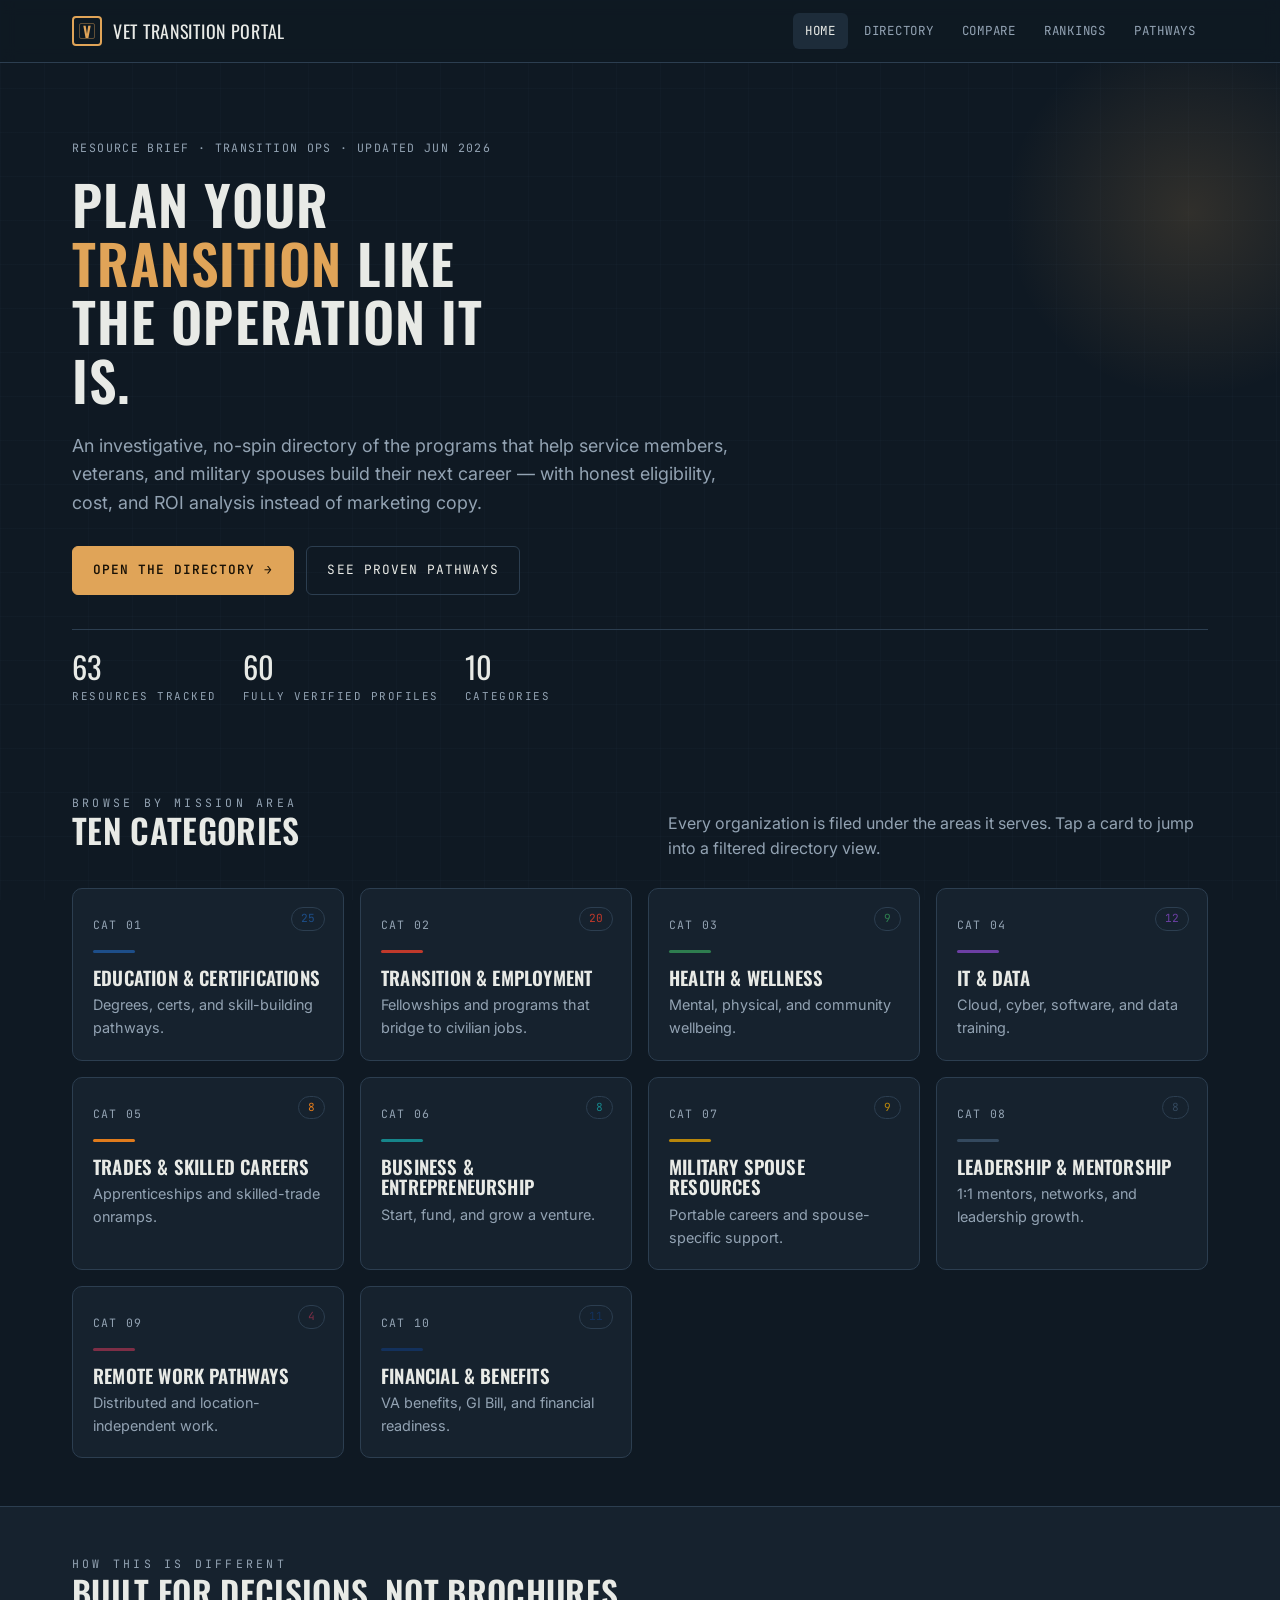
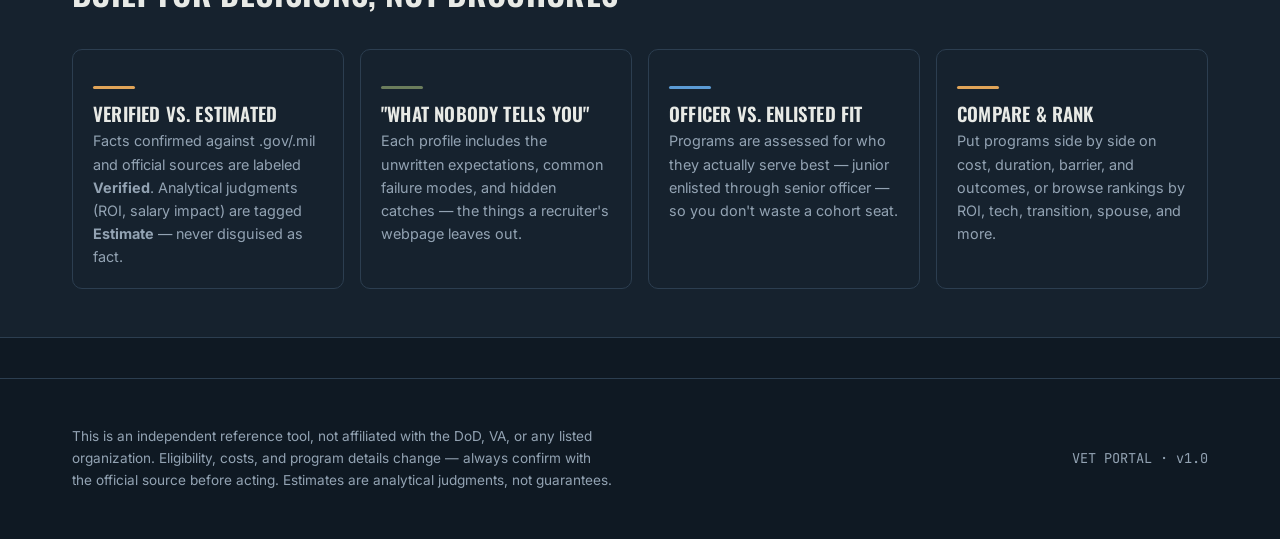
<file: index.html>
<!DOCTYPE html>
<html lang="en">
<head>
<meta charset="UTF-8">
<meta name="viewport" content="width=device-width, initial-scale=1.0">
<title>Vet Transition Portal — Veteran & Military Spouse Resource Center</title>
<meta name="description" content="An investigative, one-stop resource portal for veterans, transitioning service members, and military spouses: education, employment, tech, trades, business, wellness, and benefits — with honest ROI and eligibility analysis.">
<link rel="preconnect" href="https://fonts.googleapis.com">
<link rel="preconnect" href="https://fonts.gstatic.com" crossorigin>
<link href="https://fonts.googleapis.com/css2?family=Oswald:wght@400;500;600;700&family=Inter:wght@400;500;600&family=JetBrains+Mono:wght@400;500&display=swap" rel="stylesheet">
<link rel="stylesheet" href="css/styles.css">
<script type="application/ld+json">
{
  "@context":"https://schema.org",
  "@type":"WebSite",
  "name":"Vet Transition Portal",
  "description":"Resource portal for veterans, transitioning service members, and military spouses.",
  "potentialAction":{"@type":"SearchAction","target":"directory.html?q={search_term_string}","query-input":"required name=search_term_string"}
}
</script>
</head>
<body>

<header class="topbar">
  <div class="wrap">
    <a class="brand" href="index.html"><span class="mark">V</span> Vet Transition Portal</a>
    <button class="nav-toggle" aria-label="Menu">☰</button>
    <nav class="nav">
      <a href="index.html" class="active">Home</a>
      <a href="directory.html">Directory</a>
      <a href="compare.html">Compare</a>
      <a href="rankings.html">Rankings</a>
      <a href="pathways.html">Pathways</a>
    </nav>
  </div>
</header>

<main>
  <section class="hero">
    <div class="wrap">
      <p class="coords">RESOURCE BRIEF · TRANSITION OPS · UPDATED JUN 2026</p>
      <h1>Plan your <span class="amber">transition</span> like the operation it is.</h1>
      <p class="lede">An investigative, no-spin directory of the programs that help service members, veterans, and military spouses build their next career — with honest eligibility, cost, and ROI analysis instead of marketing copy.</p>
      <div class="cta-row">
        <a class="btn btn-primary" href="directory.html">Open the directory →</a>
        <a class="btn btn-ghost" href="pathways.html">See proven pathways</a>
      </div>

      <div class="statline">
        <div class="stat"><div class="num" id="stat-total">—</div><div class="lab">Resources tracked</div></div>
        <div class="stat"><div class="num" id="stat-verified">—</div><div class="lab">Fully verified profiles</div></div>
        <div class="stat"><div class="num" id="stat-cats">—</div><div class="lab">Categories</div></div>
      </div>
    </div>
  </section>

  <section class="section">
    <div class="wrap">
      <div class="section-head">
        <div>
          <p class="eyebrow">Browse by mission area</p>
          <h2>Ten categories</h2>
        </div>
        <p>Every organization is filed under the areas it serves. Tap a card to jump into a filtered directory view.</p>
      </div>
      <div class="cat-grid" id="cat-grid"></div>
    </div>
  </section>

  <section class="section" style="background:var(--panel);border-top:1px solid var(--line);border-bottom:1px solid var(--line)">
    <div class="wrap">
      <div class="section-head">
        <div>
          <p class="eyebrow">How this is different</p>
          <h2>Built for decisions, not brochures</h2>
        </div>
      </div>
      <div class="cat-grid">
        <div class="cat-card" style="--cat:var(--amber);cursor:default">
          <div class="bar"></div>
          <h3>Verified vs. estimated</h3>
          <p>Facts confirmed against .gov/.mil and official sources are labeled <strong>Verified</strong>. Analytical judgments (ROI, salary impact) are tagged <strong>Estimate</strong> — never disguised as fact.</p>
        </div>
        <div class="cat-card" style="--cat:var(--olive);cursor:default">
          <div class="bar"></div>
          <h3>"What nobody tells you"</h3>
          <p>Each profile includes the unwritten expectations, common failure modes, and hidden catches — the things a recruiter's webpage leaves out.</p>
        </div>
        <div class="cat-card" style="--cat:var(--signal);cursor:default">
          <div class="bar"></div>
          <h3>Officer vs. enlisted fit</h3>
          <p>Programs are assessed for who they actually serve best — junior enlisted through senior officer — so you don't waste a cohort seat.</p>
        </div>
        <div class="cat-card" style="--cat:var(--amber);cursor:default">
          <div class="bar"></div>
          <h3>Compare & rank</h3>
          <p>Put programs side by side on cost, duration, barrier, and outcomes, or browse rankings by ROI, tech, transition, spouse, and more.</p>
        </div>
      </div>
    </div>
  </section>
</main>

<footer class="footer">
  <div class="wrap">
    <p class="disclaimer">This is an independent reference tool, not affiliated with the DoD, VA, or any listed organization. Eligibility, costs, and program details change — always confirm with the official source before acting. Estimates are analytical judgments, not guarantees.</p>
    <p class="mono">VET PORTAL · v1.0</p>
  </div>
</footer>

<script src="data/organizations.js"></script>
<script src="js/app.js"></script>
</body>
</html>
</file>
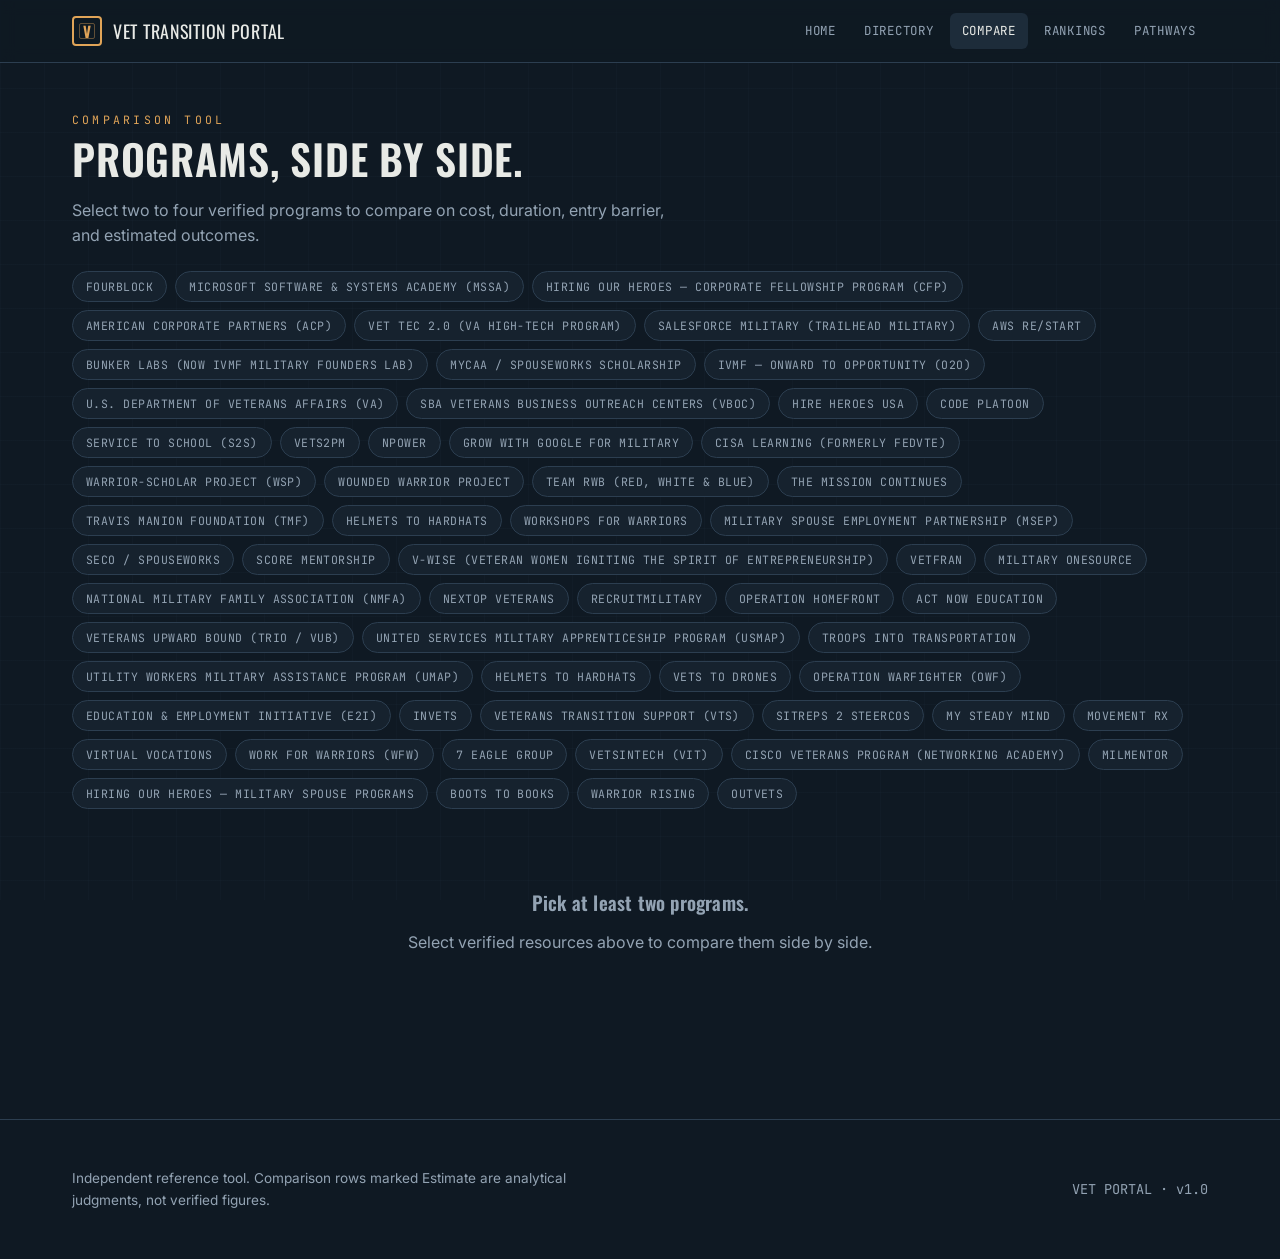
<file: compare.html>
<!DOCTYPE html>
<html lang="en">
<head>
<meta charset="UTF-8">
<meta name="viewport" content="width=device-width, initial-scale=1.0">
<title>Compare Programs — Vet Transition Portal</title>
<meta name="description" content="Compare veteran transition programs side by side on cost, duration, entry barrier, and outcomes.">
<link rel="preconnect" href="https://fonts.googleapis.com">
<link rel="preconnect" href="https://fonts.gstatic.com" crossorigin>
<link href="https://fonts.googleapis.com/css2?family=Oswald:wght@400;500;600;700&family=Inter:wght@400;500;600&family=JetBrains+Mono:wght@400;500&display=swap" rel="stylesheet">
<link rel="stylesheet" href="css/styles.css">
</head>
<body>

<header class="topbar">
  <div class="wrap">
    <a class="brand" href="index.html"><span class="mark">V</span> Vet Transition Portal</a>
    <button class="nav-toggle" aria-label="Menu">☰</button>
    <nav class="nav">
      <a href="index.html">Home</a>
      <a href="directory.html">Directory</a>
      <a href="compare.html" class="active">Compare</a>
      <a href="rankings.html">Rankings</a>
      <a href="pathways.html">Pathways</a>
    </nav>
  </div>
</header>

<main>
  <section class="section">
    <div class="wrap">
      <p class="eyebrow">Comparison tool</p>
      <h1 style="font-size:clamp(1.8rem,4vw,2.6rem)">Programs, side by side.</h1>
      <p class="muted" style="max-width:60ch;margin-bottom:22px">Select two to four verified programs to compare on cost, duration, entry barrier, and estimated outcomes.</p>
      <div class="filters" id="compare-picker" aria-label="Select programs to compare"></div>
      <div id="compare-out" style="margin-top:20px"></div>
    </div>
  </section>
</main>

<!-- detail modal (reused) -->
<div class="modal-back" id="modal-back" role="dialog" aria-modal="true" aria-label="Resource detail">
  <div class="modal">
    <div class="modal-head" id="modal-head"></div>
    <div class="modal-body" id="modal-body"></div>
  </div>
</div>

<footer class="footer">
  <div class="wrap">
    <p class="disclaimer">Independent reference tool. Comparison rows marked Estimate are analytical judgments, not verified figures.</p>
    <p class="mono">VET PORTAL · v1.0</p>
  </div>
</footer>

<script src="data/organizations.js"></script>
<script src="js/app.js"></script>
</body>
</html>
</file>
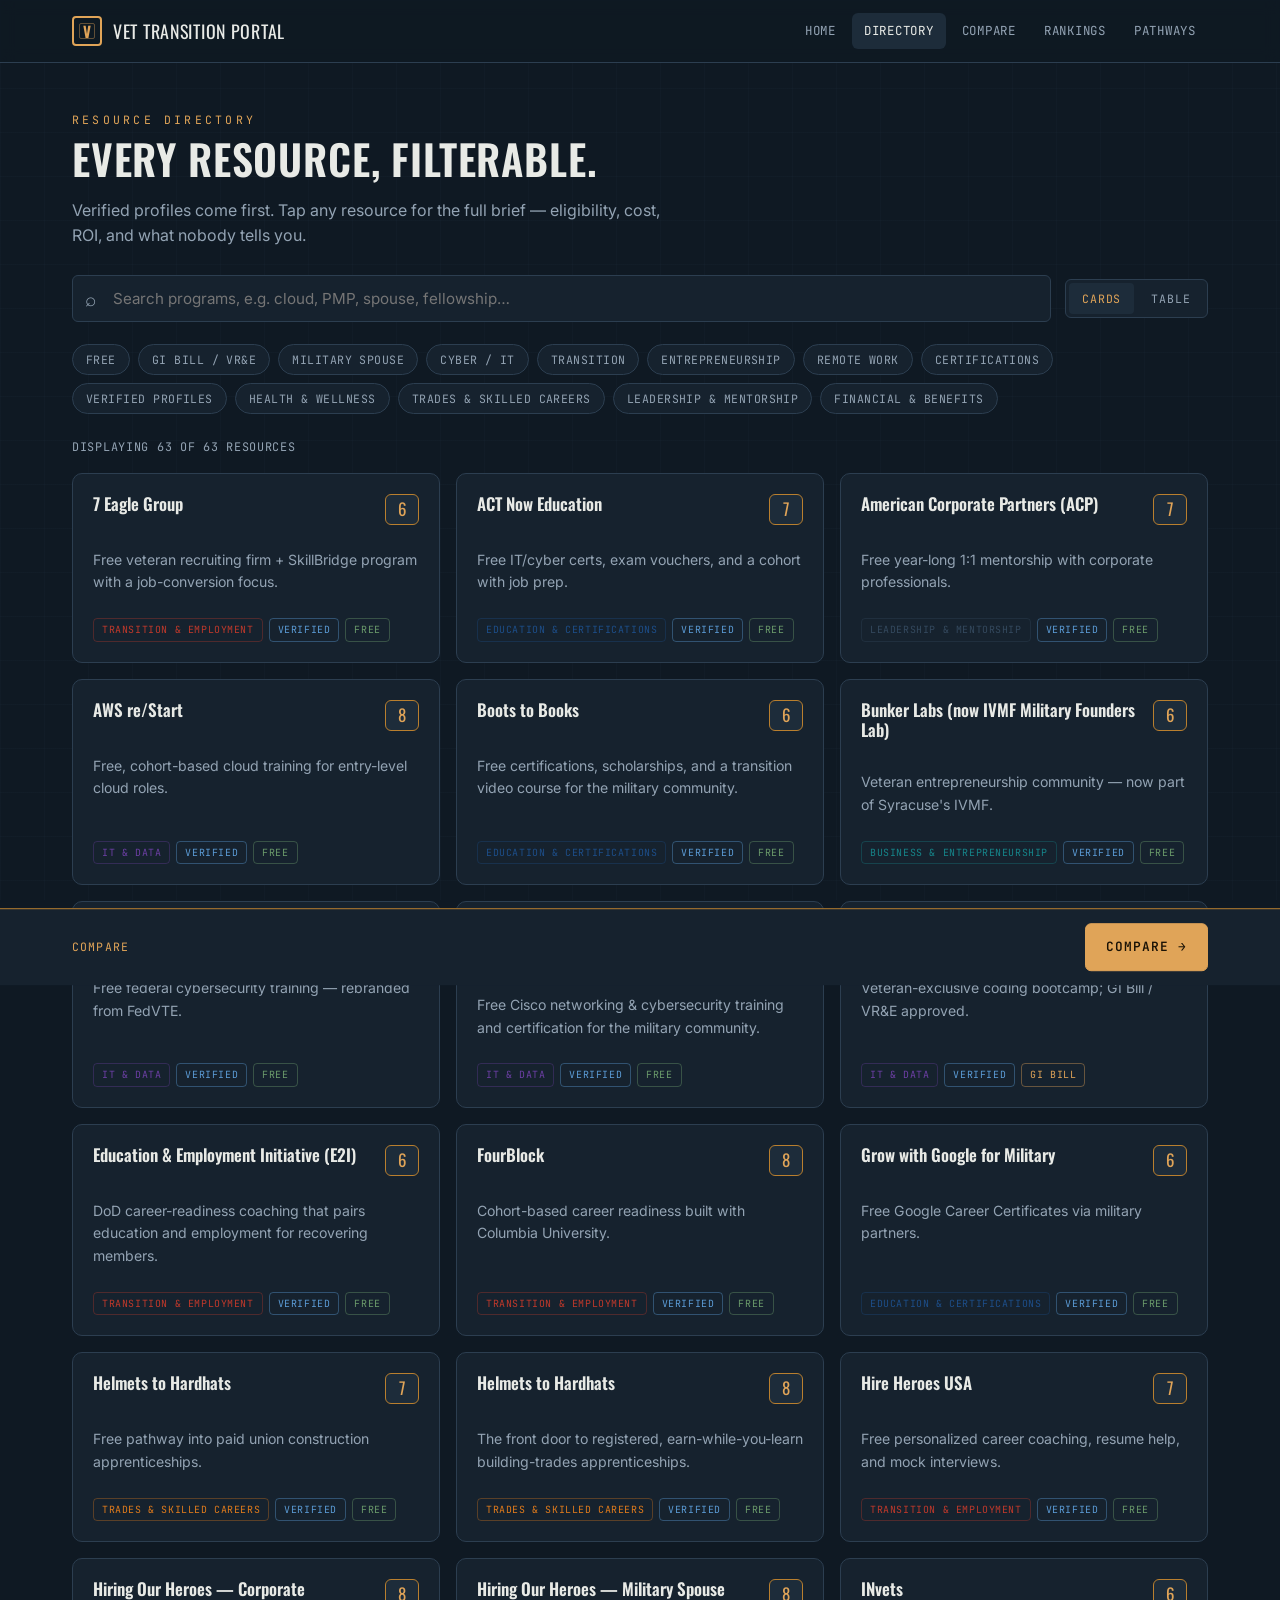
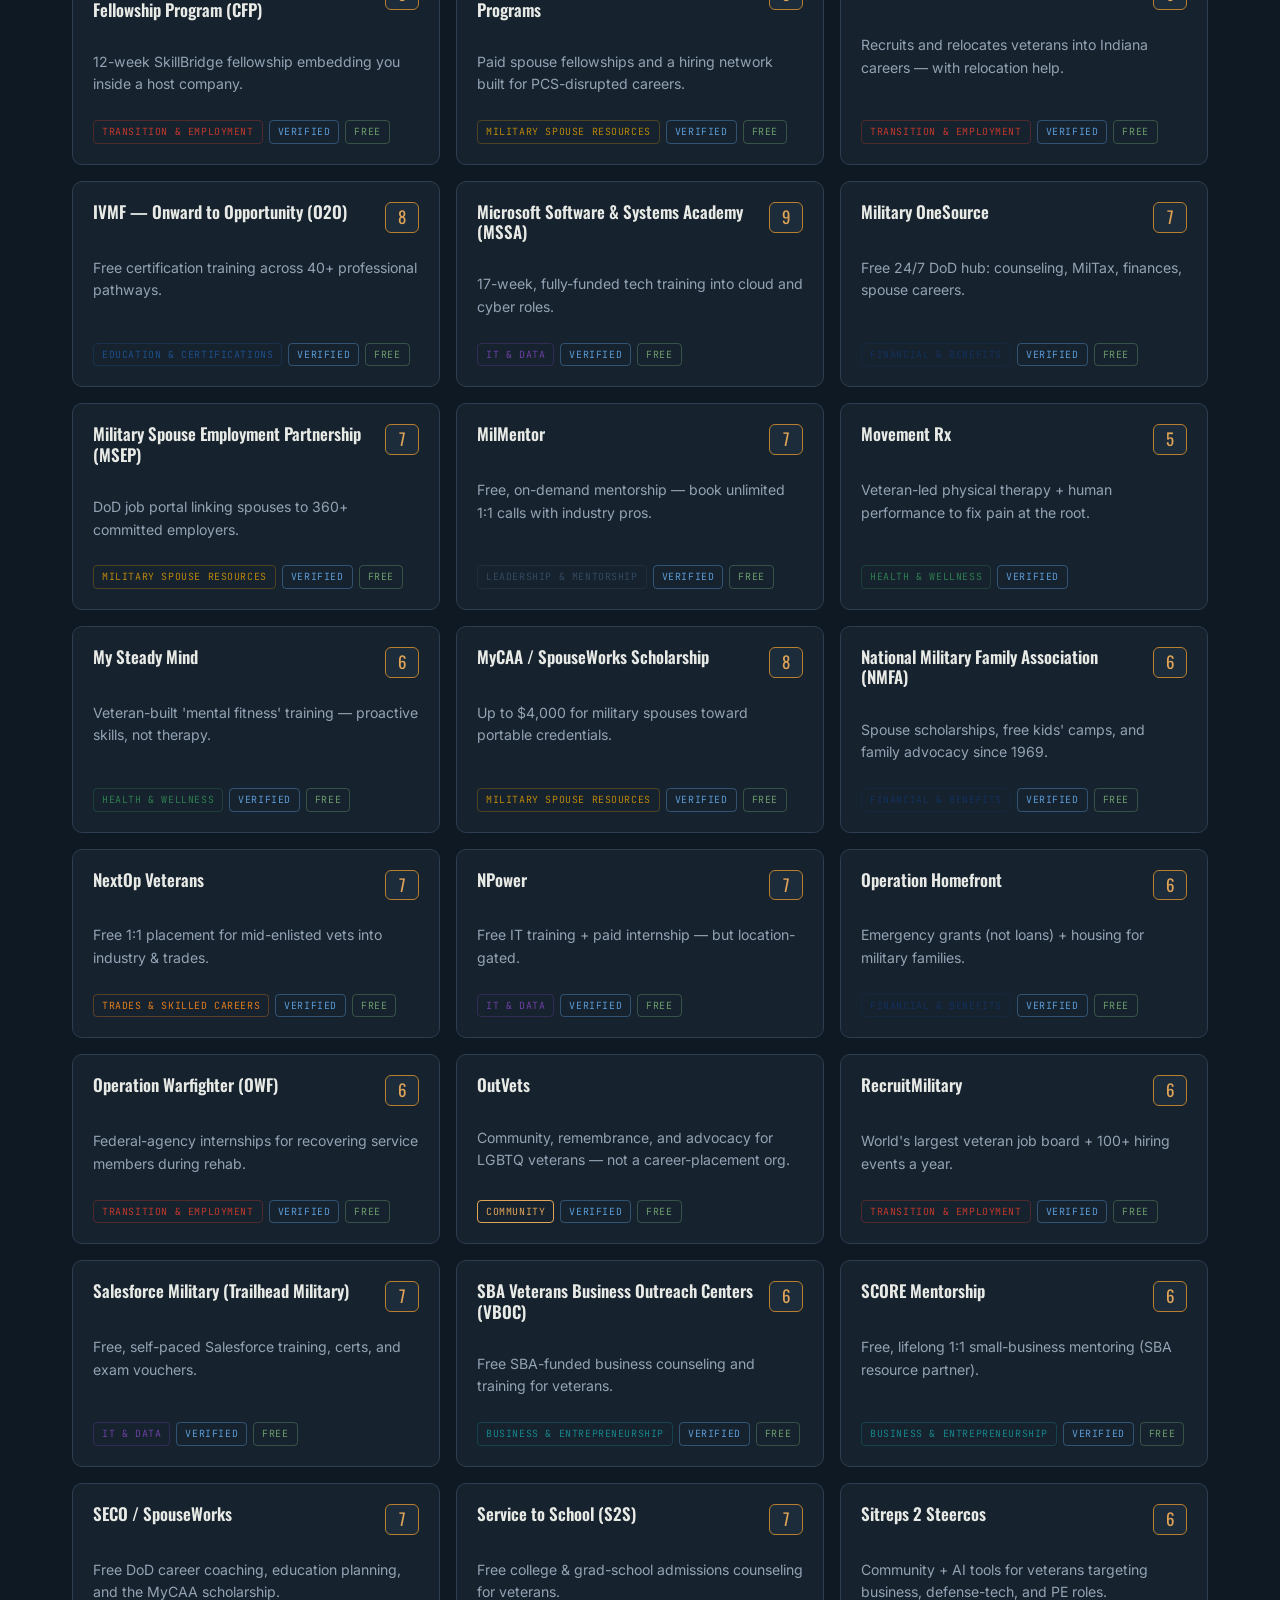
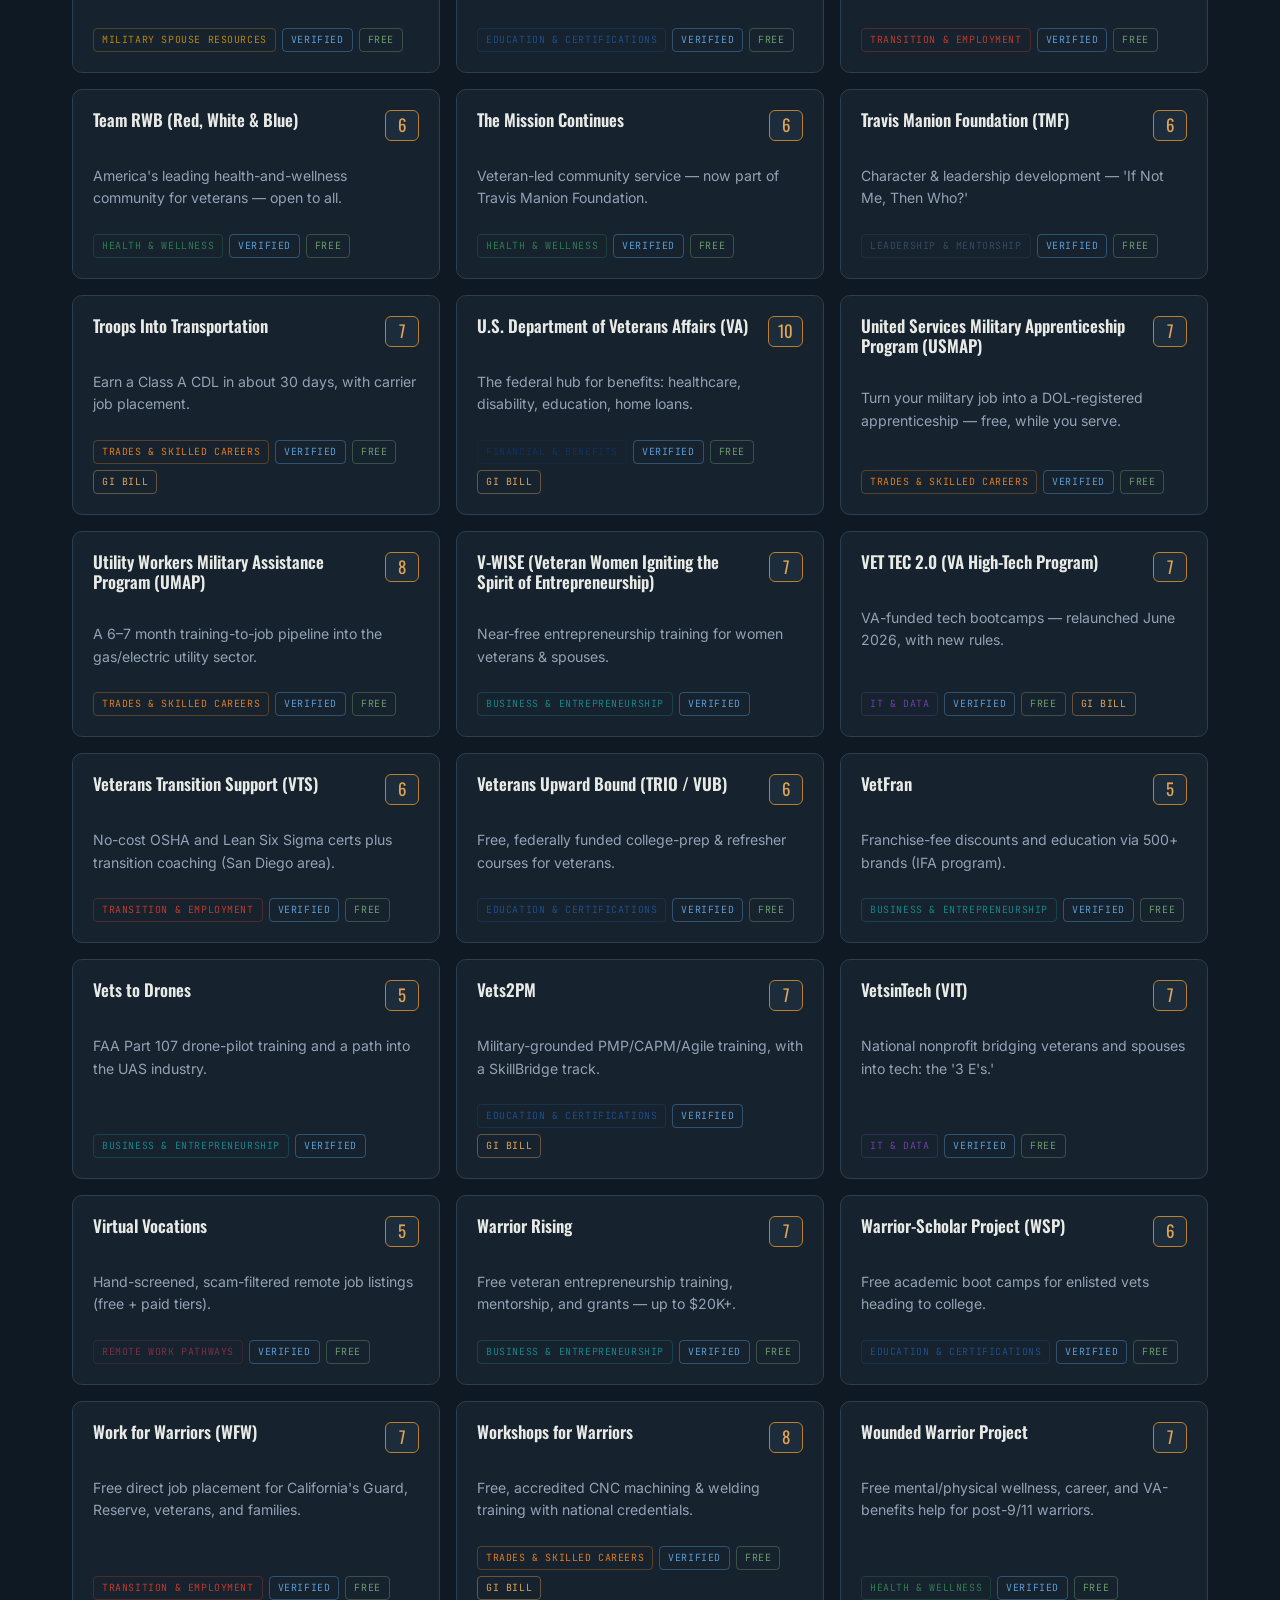
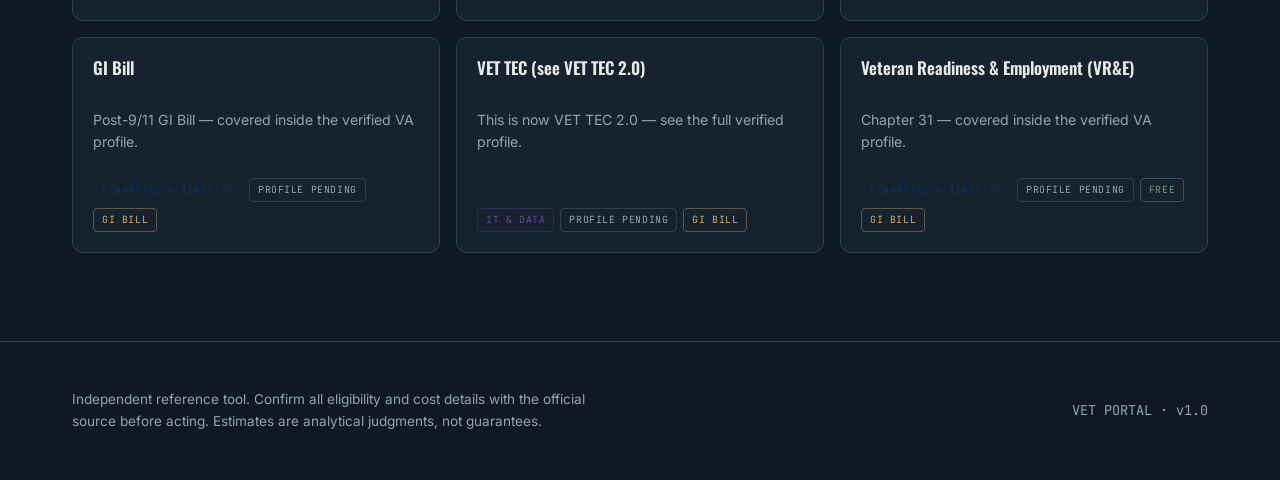
<file: directory.html>
<!DOCTYPE html>
<html lang="en">
<head>
<meta charset="UTF-8">
<meta name="viewport" content="width=device-width, initial-scale=1.0">
<title>Resource Directory — Vet Transition Portal</title>
<meta name="description" content="Search and filter every veteran and military spouse resource by cost, GI Bill eligibility, category, and more.">
<link rel="preconnect" href="https://fonts.googleapis.com">
<link rel="preconnect" href="https://fonts.gstatic.com" crossorigin>
<link href="https://fonts.googleapis.com/css2?family=Oswald:wght@400;500;600;700&family=Inter:wght@400;500;600&family=JetBrains+Mono:wght@400;500&display=swap" rel="stylesheet">
<link rel="stylesheet" href="css/styles.css">
</head>
<body>

<header class="topbar">
  <div class="wrap">
    <a class="brand" href="index.html"><span class="mark">V</span> Vet Transition Portal</a>
    <button class="nav-toggle" aria-label="Menu">☰</button>
    <nav class="nav">
      <a href="index.html">Home</a>
      <a href="directory.html" class="active">Directory</a>
      <a href="compare.html">Compare</a>
      <a href="rankings.html">Rankings</a>
      <a href="pathways.html">Pathways</a>
    </nav>
  </div>
</header>

<main>
  <section class="section" id="directory">
    <div class="wrap">
      <p class="eyebrow">Resource directory</p>
      <h1 style="font-size:clamp(1.8rem,4vw,2.6rem)">Every resource, filterable.</h1>
      <p class="muted" style="max-width:60ch;margin-bottom:26px">Verified profiles come first. Tap any resource for the full brief — eligibility, cost, ROI, and what nobody tells you.</p>

      <div class="toolbar">
        <div class="search-box">
          <input type="search" id="search" placeholder="Search programs, e.g. cloud, PMP, spouse, fellowship…" aria-label="Search resources">
        </div>
        <div class="view-switch" role="tablist" aria-label="View">
          <button data-view="card" class="active">Cards</button>
          <button data-view="table">Table</button>
        </div>
      </div>

      <div class="filters" id="filters" aria-label="Filters"></div>
      <p class="result-meta" id="result-meta"></p>
      <div id="results"></div>
    </div>
  </section>
</main>

<!-- detail modal -->
<div class="modal-back" id="modal-back" role="dialog" aria-modal="true" aria-label="Resource detail">
  <div class="modal">
    <div class="modal-head" id="modal-head"></div>
    <div class="modal-body" id="modal-body"></div>
  </div>
</div>

<!-- compare bar -->
<div class="compare-bar" id="compare-bar">
  <div class="wrap">
    <span class="lab">Compare</span>
    <div class="slots"></div>
    <a class="btn btn-primary" id="compare-go" href="#">Compare →</a>
  </div>
</div>

<footer class="footer">
  <div class="wrap">
    <p class="disclaimer">Independent reference tool. Confirm all eligibility and cost details with the official source before acting. Estimates are analytical judgments, not guarantees.</p>
    <p class="mono">VET PORTAL · v1.0</p>
  </div>
</footer>

<script src="data/organizations.js"></script>
<script src="js/app.js"></script>
<script>
  // wire compare-bar "Compare →" to carry selected ids
  document.getElementById("compare-go").addEventListener("click", function (e) {
    e.preventDefault();
    var slots = document.querySelectorAll("#compare-bar .slot");
    // ids are tracked in app via VetPortal; rebuild from DOM labels is brittle,
    // so we read from the live module through a small accessor:
    var ids = (window.__cmpIds && window.__cmpIds()) || [];
    location.href = "compare.html?ids=" + ids.join(",");
  });
</script>
</body>
</html>
</file>
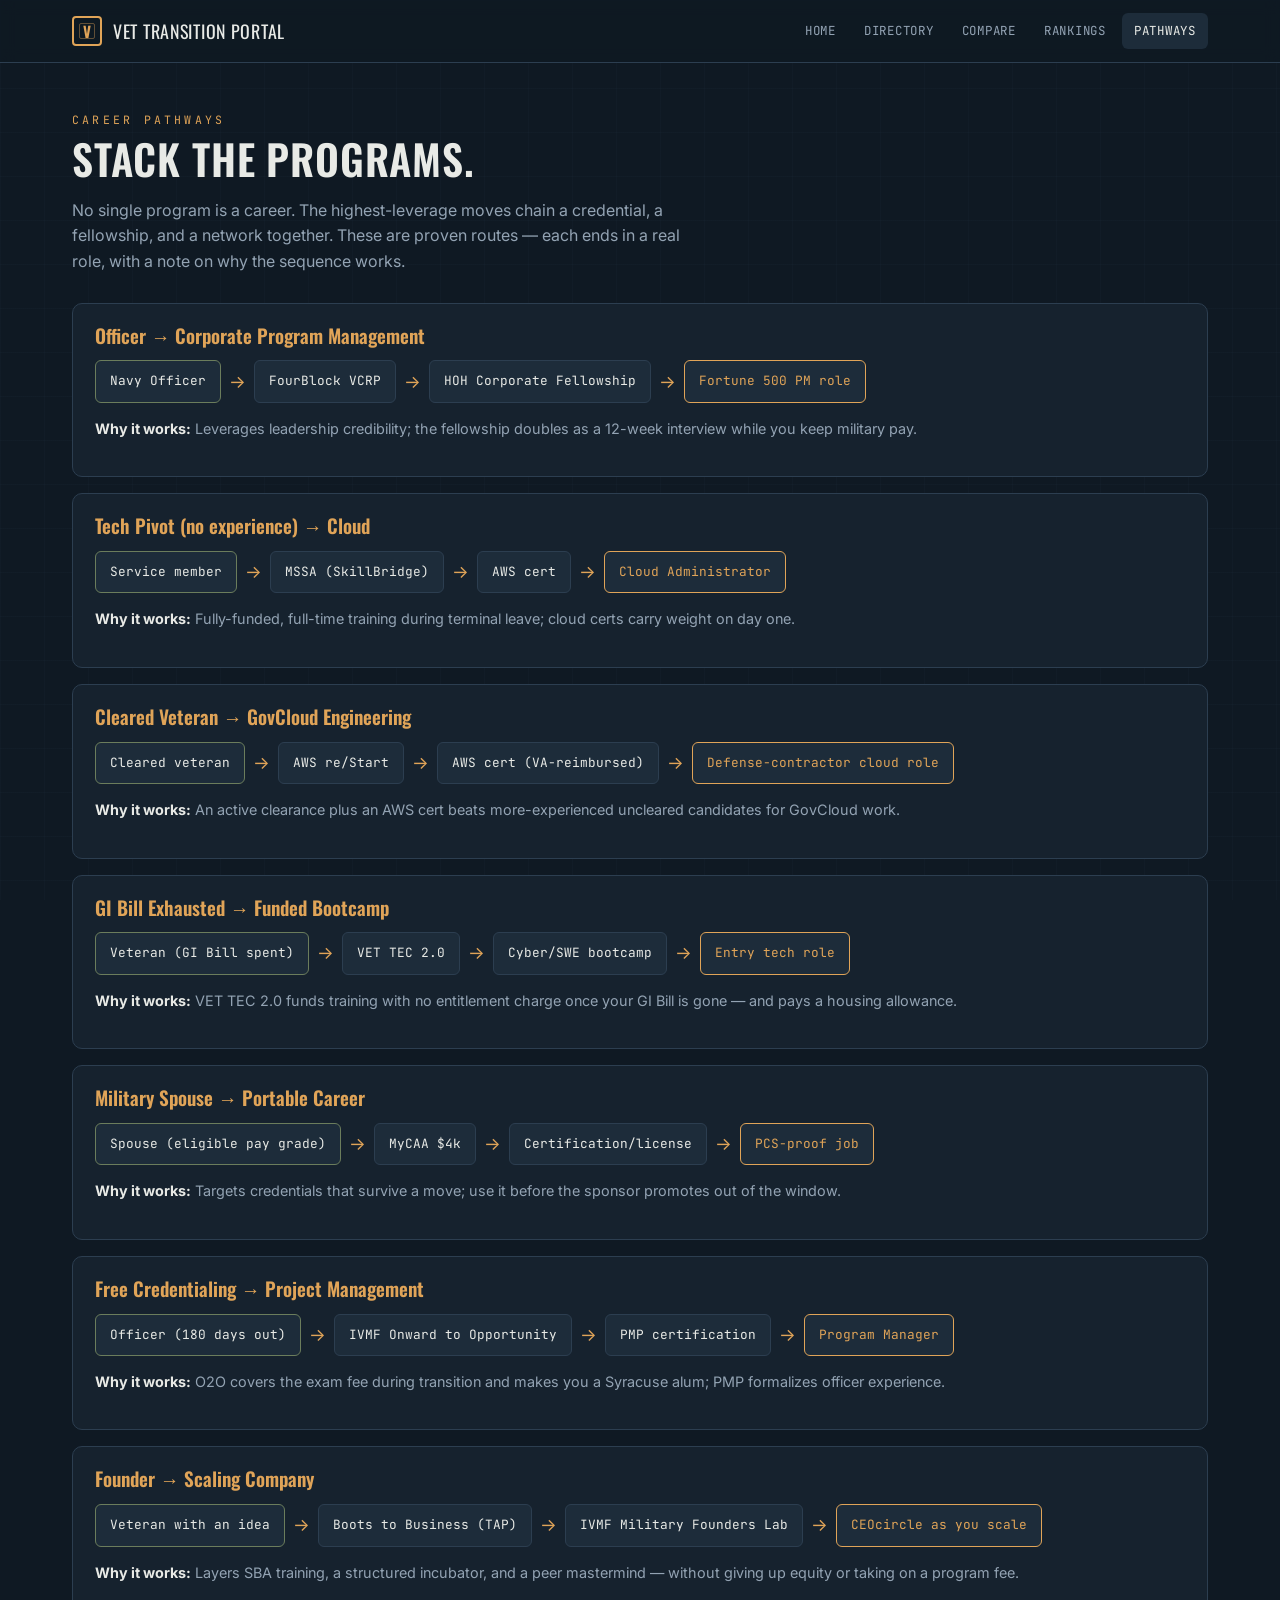
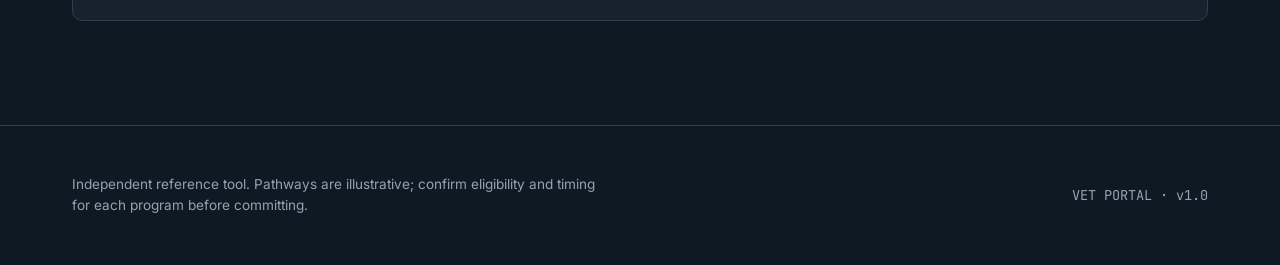
<file: pathways.html>
<!DOCTYPE html>
<html lang="en">
<head>
<meta charset="UTF-8">
<meta name="viewport" content="width=device-width, initial-scale=1.0">
<title>Career Pathways — Vet Transition Portal</title>
<meta name="description" content="Proven, step-by-step pathways stacking veteran programs into careers in program management, cloud, GovCloud, entrepreneurship, and more.">
<link rel="preconnect" href="https://fonts.googleapis.com">
<link rel="preconnect" href="https://fonts.gstatic.com" crossorigin>
<link href="https://fonts.googleapis.com/css2?family=Oswald:wght@400;500;600;700&family=Inter:wght@400;500;600&family=JetBrains+Mono:wght@400;500&display=swap" rel="stylesheet">
<link rel="stylesheet" href="css/styles.css">
</head>
<body>

<header class="topbar">
  <div class="wrap">
    <a class="brand" href="index.html"><span class="mark">V</span> Vet Transition Portal</a>
    <button class="nav-toggle" aria-label="Menu">☰</button>
    <nav class="nav">
      <a href="index.html">Home</a>
      <a href="directory.html">Directory</a>
      <a href="compare.html">Compare</a>
      <a href="rankings.html">Rankings</a>
      <a href="pathways.html" class="active">Pathways</a>
    </nav>
  </div>
</header>

<main>
  <section class="section">
    <div class="wrap">
      <p class="eyebrow">Career pathways</p>
      <h1 style="font-size:clamp(1.8rem,4vw,2.6rem)">Stack the programs.</h1>
      <p class="muted" style="max-width:62ch;margin-bottom:28px">No single program is a career. The highest-leverage moves chain a credential, a fellowship, and a network together. These are proven routes — each ends in a real role, with a note on why the sequence works.</p>
      <div id="pathways"></div>
    </div>
  </section>
</main>

<footer class="footer">
  <div class="wrap">
    <p class="disclaimer">Independent reference tool. Pathways are illustrative; confirm eligibility and timing for each program before committing.</p>
    <p class="mono">VET PORTAL · v1.0</p>
  </div>
</footer>

<script src="data/organizations.js"></script>
<script src="js/app.js"></script>
</body>
</html>
</file>
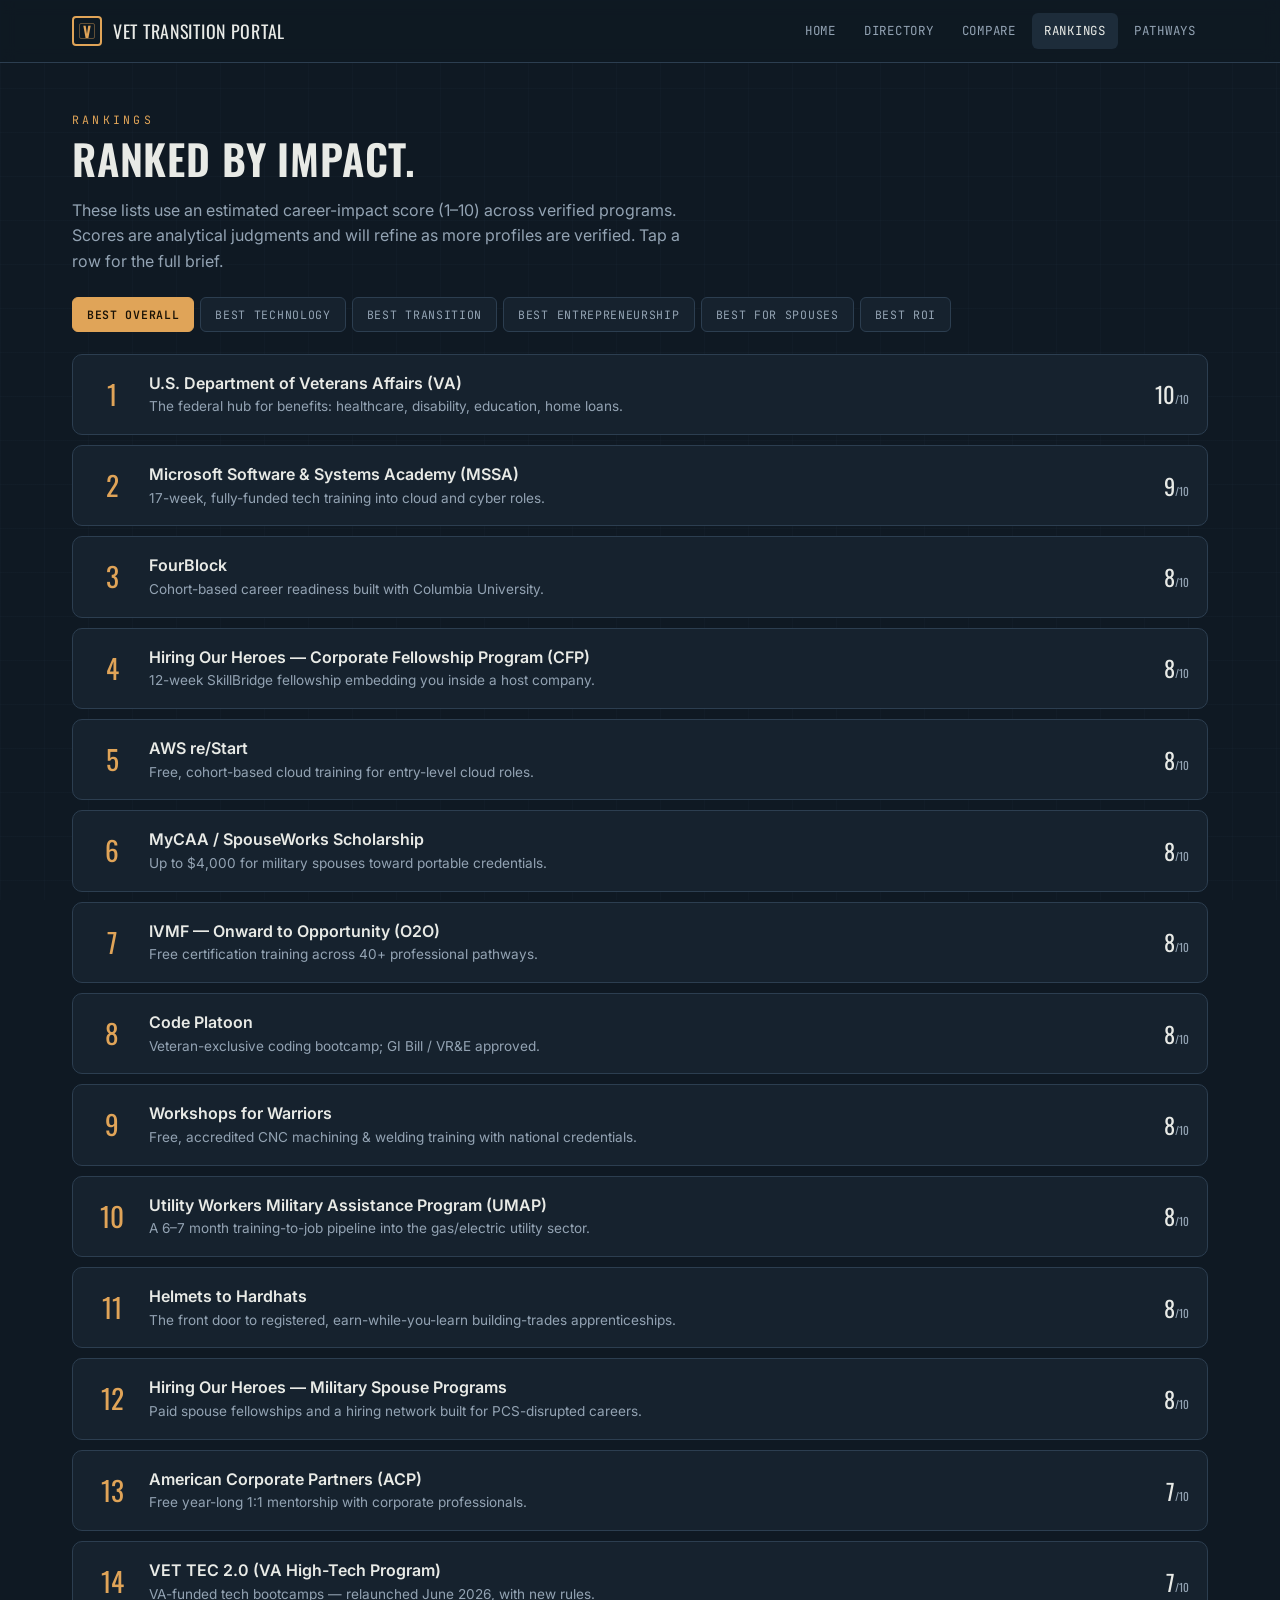
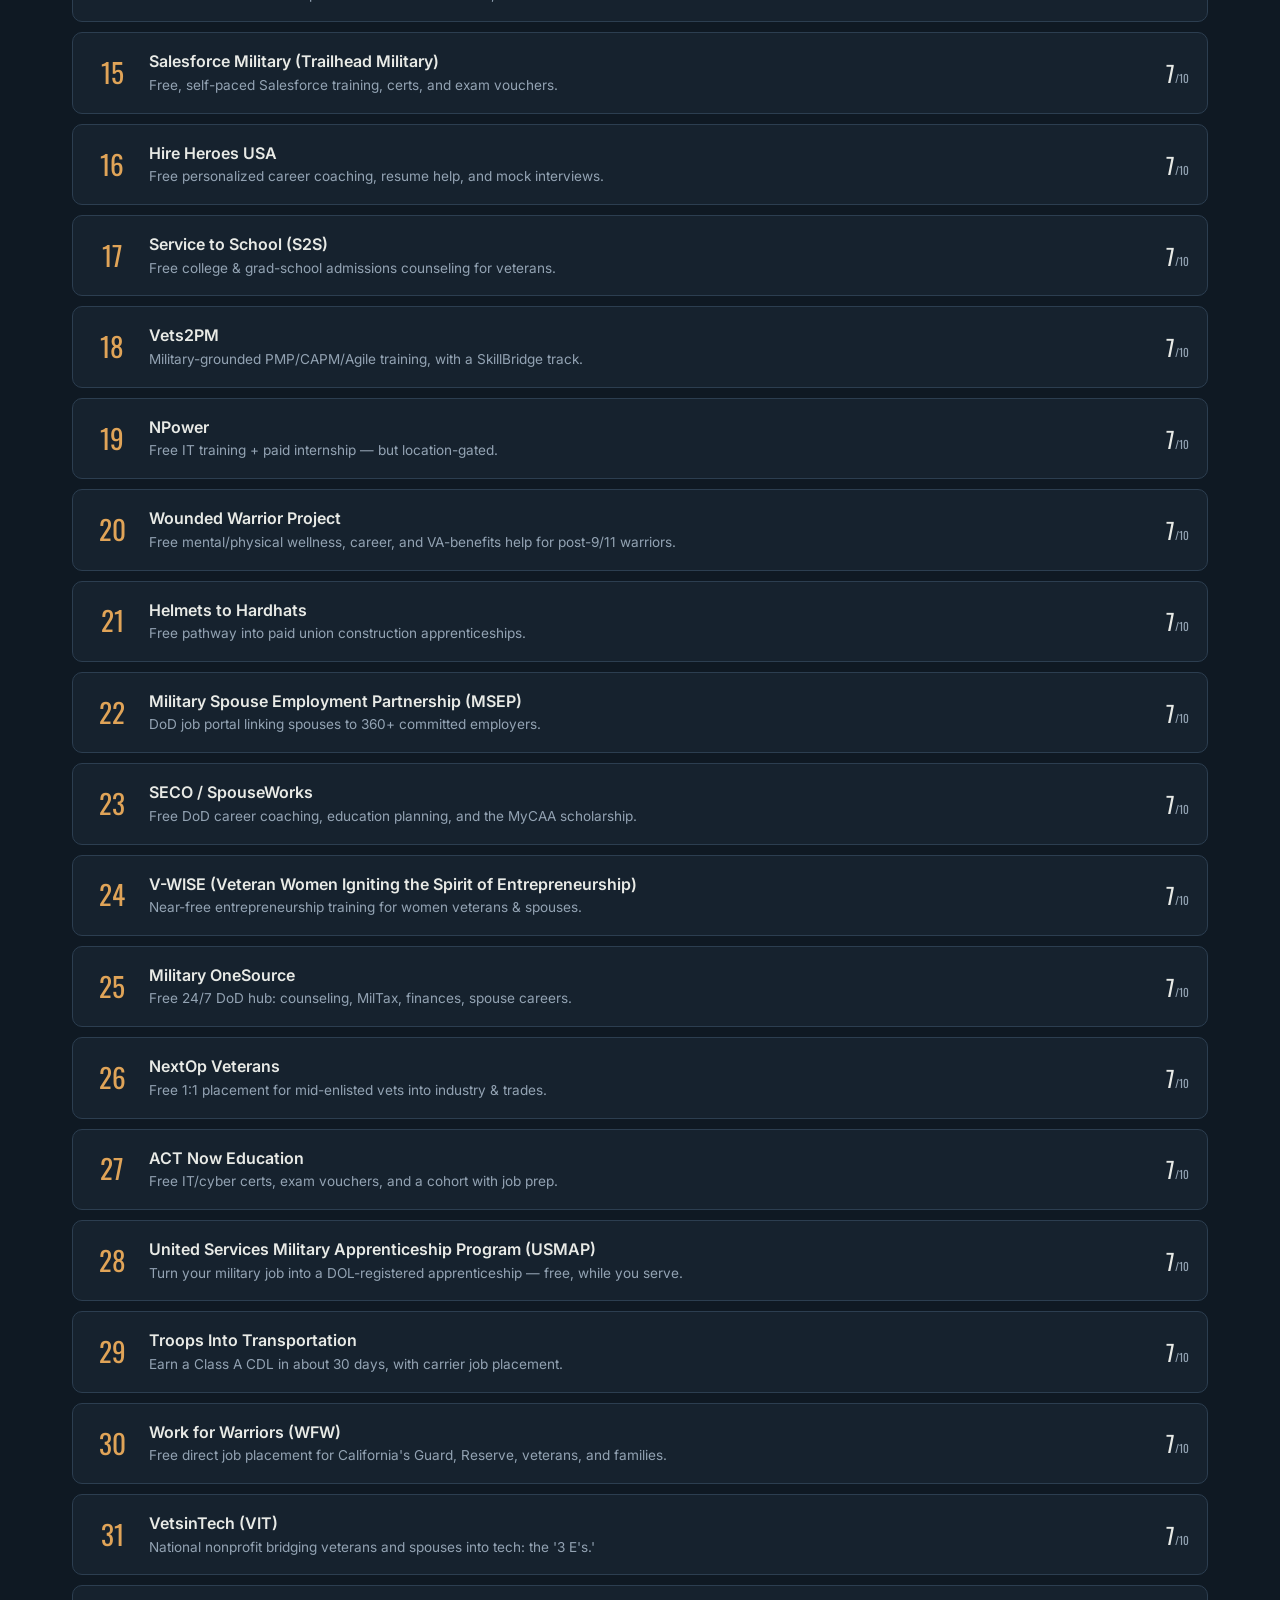
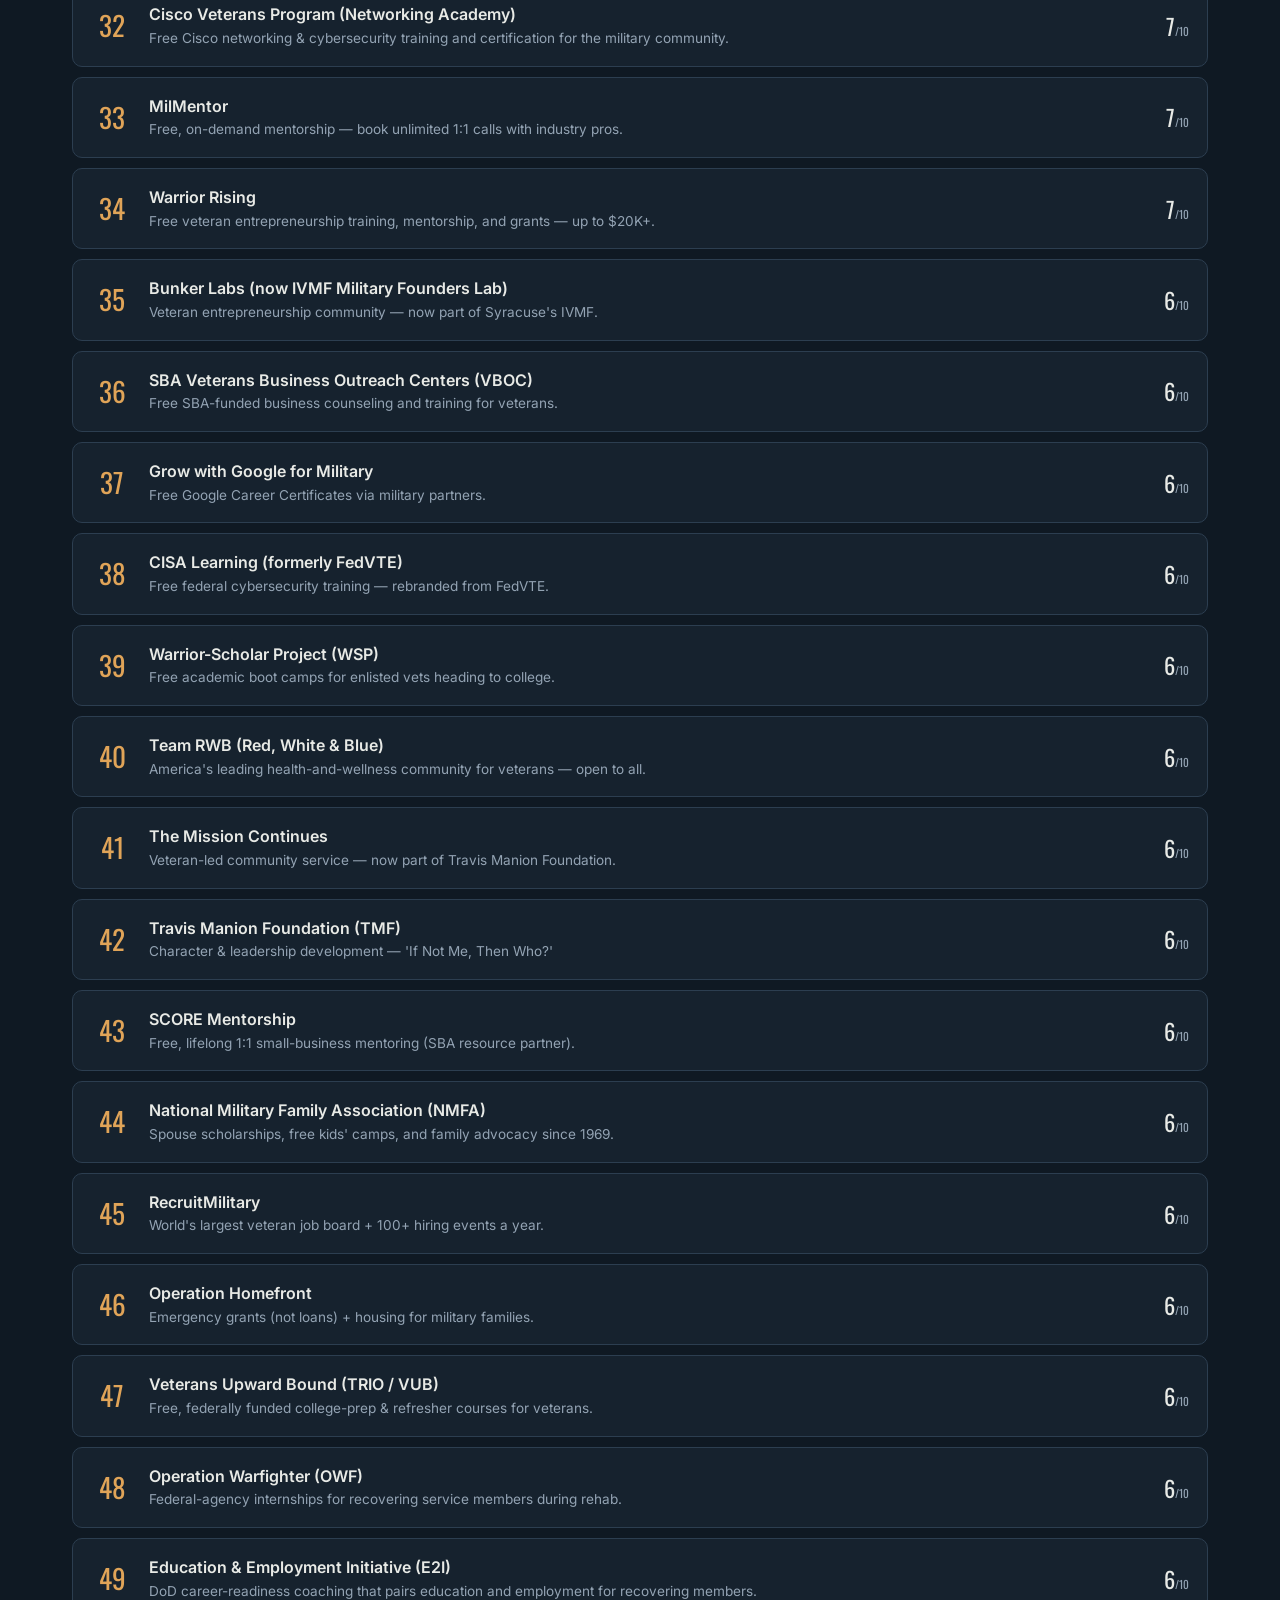
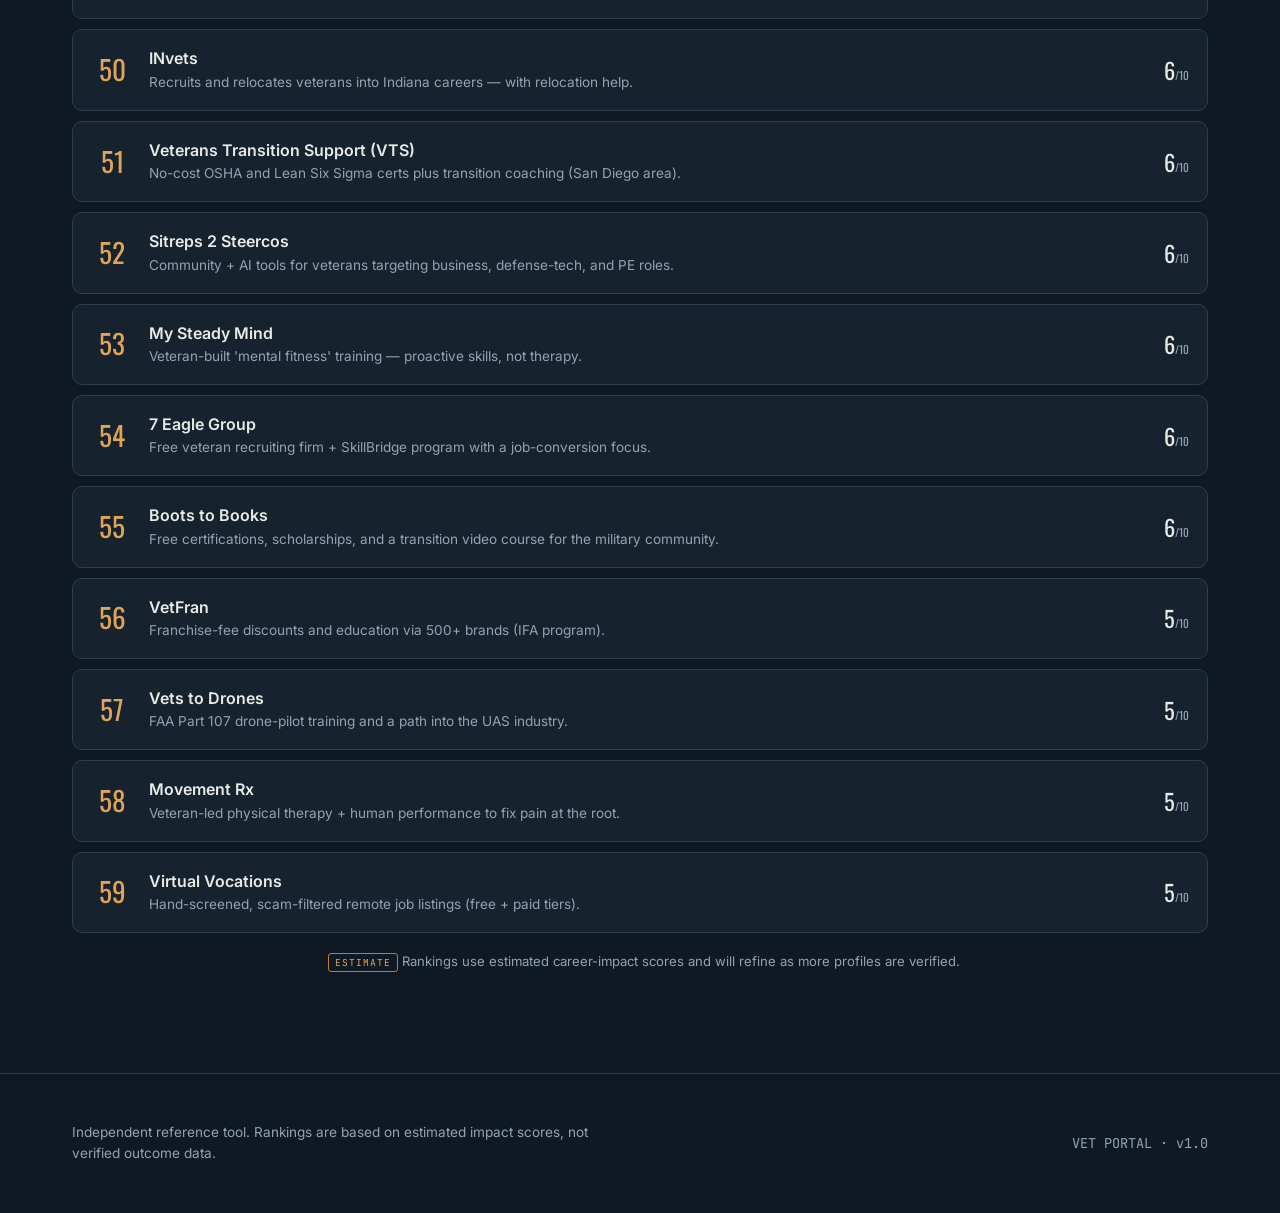
<file: rankings.html>
<!DOCTYPE html>
<html lang="en">
<head>
<meta charset="UTF-8">
<meta name="viewport" content="width=device-width, initial-scale=1.0">
<title>Program Rankings — Vet Transition Portal</title>
<meta name="description" content="Veteran transition programs ranked by estimated career impact: best overall, technology, transition, entrepreneurship, spouse, and ROI.">
<link rel="preconnect" href="https://fonts.googleapis.com">
<link rel="preconnect" href="https://fonts.gstatic.com" crossorigin>
<link href="https://fonts.googleapis.com/css2?family=Oswald:wght@400;500;600;700&family=Inter:wght@400;500;600&family=JetBrains+Mono:wght@400;500&display=swap" rel="stylesheet">
<link rel="stylesheet" href="css/styles.css">
</head>
<body>

<header class="topbar">
  <div class="wrap">
    <a class="brand" href="index.html"><span class="mark">V</span> Vet Transition Portal</a>
    <button class="nav-toggle" aria-label="Menu">☰</button>
    <nav class="nav">
      <a href="index.html">Home</a>
      <a href="directory.html">Directory</a>
      <a href="compare.html">Compare</a>
      <a href="rankings.html" class="active">Rankings</a>
      <a href="pathways.html">Pathways</a>
    </nav>
  </div>
</header>

<main>
  <section class="section">
    <div class="wrap">
      <p class="eyebrow">Rankings</p>
      <h1 style="font-size:clamp(1.8rem,4vw,2.6rem)">Ranked by impact.</h1>
      <p class="muted" style="max-width:62ch;margin-bottom:22px">These lists use an estimated career-impact score (1–10) across verified programs. Scores are analytical judgments and will refine as more profiles are verified. Tap a row for the full brief.</p>
      <div class="rank-tabs" id="rank-tabs"></div>
      <div id="rank-out"></div>
    </div>
  </section>
</main>

<!-- detail modal (reused) -->
<div class="modal-back" id="modal-back" role="dialog" aria-modal="true" aria-label="Resource detail">
  <div class="modal">
    <div class="modal-head" id="modal-head"></div>
    <div class="modal-body" id="modal-body"></div>
  </div>
</div>

<footer class="footer">
  <div class="wrap">
    <p class="disclaimer">Independent reference tool. Rankings are based on estimated impact scores, not verified outcome data.</p>
    <p class="mono">VET PORTAL · v1.0</p>
  </div>
</footer>

<script src="data/organizations.js"></script>
<script src="js/app.js"></script>
</body>
</html>
</file>
<file: css/styles.css>
/* ============================================================================
   VET PORTAL — DESIGN SYSTEM
   ----------------------------------------------------------------------------
   Design thesis: a transition is an operation. The portal reads like a mission
   planning brief — disciplined grid, stencil-flavored display type, map-amber
   accent on a deep slate field — not a generic SaaS dashboard.

   Palette (named):
     --field      #0f1923  deep slate (background, "night ops")
     --panel      #16222e  raised panel
     --panel-2    #1d2c3a  hover/elevated
     --line       #2c3e50  hairline rules
     --bone       #e8eae6  primary text (off-white, like printed brief paper)
     --muted      #93a3b3  secondary text
     --amber      #e0a458  map-amber accent (the one bold note)
     --amber-deep #b97f2e
     --olive      #6b7d5c  supporting drab green
     --signal     #5b9bd5  link/info blue (used sparingly)
   Type:
     Display  — "Oswald" (condensed, stencil-adjacent, briefing headers)
     Body     — "Inter" (clean, legible at length)
     Mono     — "JetBrains Mono" (data, tags, coordinates)
   ========================================================================== */

:root {
  --field:#0f1923; --panel:#16222e; --panel-2:#1d2c3a; --line:#2c3e50;
  --bone:#e8eae6; --muted:#93a3b3; --amber:#e0a458; --amber-deep:#b97f2e;
  --olive:#6b7d5c; --signal:#5b9bd5; --danger:#c0654f; --ok:#6b9b6b;

  --maxw:1180px;
  --r:10px; --r-sm:6px;
  --shadow:0 8px 30px rgba(0,0,0,.35);
  --t:180ms cubic-bezier(.2,.7,.2,1);

  --f-display:"Oswald", "Arial Narrow", sans-serif;
  --f-body:"Inter", system-ui, -apple-system, sans-serif;
  --f-mono:"JetBrains Mono", ui-monospace, "SFMono-Regular", monospace;
}

*, *::before, *::after { box-sizing:border-box; }
html { scroll-behavior:smooth; }
@media (prefers-reduced-motion: reduce) {
  html { scroll-behavior:auto; }
  *, *::before, *::after { animation-duration:.001ms !important; transition-duration:.001ms !important; }
}

body {
  margin:0; background:var(--field); color:var(--bone);
  font-family:var(--f-body); font-size:16px; line-height:1.6;
  -webkit-font-smoothing:antialiased;
  /* faint topographic grid, like a planning map */
  background-image:
    linear-gradient(rgba(44,62,80,.10) 1px, transparent 1px),
    linear-gradient(90deg, rgba(44,62,80,.10) 1px, transparent 1px);
  background-size:44px 44px;
  background-attachment:fixed;
}

a { color:var(--signal); text-decoration:none; }
a:hover { text-decoration:underline; }

img { max-width:100%; display:block; }

.wrap { max-width:var(--maxw); margin:0 auto; padding:0 22px; }

/* ---- Display type ---- */
h1,h2,h3,h4 { font-family:var(--f-display); font-weight:600; letter-spacing:.01em; line-height:1.08; margin:0 0 .4em; }
h1 { font-size:clamp(2.1rem, 5vw, 3.4rem); text-transform:uppercase; letter-spacing:.02em; }
h2 { font-size:clamp(1.5rem, 3vw, 2.1rem); text-transform:uppercase; }
h3 { font-size:1.2rem; }
.eyebrow {
  font-family:var(--f-mono); font-size:.72rem; letter-spacing:.28em;
  text-transform:uppercase; color:var(--amber); margin:0 0 .6em;
}

/* ============================ HEADER / NAV ============================ */
.topbar {
  position:sticky; top:0; z-index:50;
  background:rgba(15,25,35,.92); backdrop-filter:blur(8px);
  border-bottom:1px solid var(--line);
}
.topbar .wrap { display:flex; align-items:center; gap:18px; height:62px; }
.brand { display:flex; align-items:center; gap:11px; font-family:var(--f-display);
  text-transform:uppercase; letter-spacing:.04em; font-size:1.12rem; color:var(--bone); }
.brand:hover { text-decoration:none; }
.brand .mark {
  width:30px; height:30px; border:2px solid var(--amber); border-radius:4px;
  display:grid; place-items:center; color:var(--amber); font-weight:700; font-size:.95rem;
  position:relative;
}
.brand .mark::after{ content:""; position:absolute; inset:5px; border:1px solid rgba(224,164,88,.4); border-radius:2px;}
.nav { margin-left:auto; display:flex; gap:4px; align-items:center; }
.nav a {
  color:var(--muted); font-family:var(--f-mono); font-size:.78rem; letter-spacing:.06em;
  text-transform:uppercase; padding:8px 12px; border-radius:var(--r-sm); transition:var(--t);
}
.nav a:hover, .nav a.active { color:var(--bone); background:var(--panel-2); text-decoration:none; }
.nav-toggle { display:none; background:none; border:1px solid var(--line); color:var(--bone);
  border-radius:var(--r-sm); padding:7px 10px; font-size:1.1rem; cursor:pointer; }

@media (max-width:860px){
  .nav { position:fixed; inset:62px 0 auto 0; flex-direction:column; gap:0;
    background:var(--panel); border-bottom:1px solid var(--line); padding:8px;
    transform:translateY(-130%); transition:transform var(--t); }
  .nav.open { transform:translateY(0); }
  .nav a { padding:13px; width:100%; }
  .nav-toggle { display:block; margin-left:auto; }
}

/* ============================ HERO ============================ */
.hero { padding:64px 0 40px; position:relative; overflow:hidden; }
.hero::before{
  content:""; position:absolute; right:-120px; top:-60px; width:420px; height:420px;
  background:radial-gradient(circle, rgba(224,164,88,.16), transparent 62%); pointer-events:none;
}
.hero .coords { font-family:var(--f-mono); font-size:.72rem; color:var(--muted); letter-spacing:.12em; margin-bottom:18px; }
.hero h1 { max-width:14ch; }
.hero h1 .amber { color:var(--amber); }
.hero .lede { max-width:60ch; color:var(--muted); font-size:1.12rem; margin:.4em 0 1.6em; }
.hero .cta-row { display:flex; gap:12px; flex-wrap:wrap; }

.btn {
  display:inline-flex; align-items:center; gap:8px; cursor:pointer;
  font-family:var(--f-mono); font-size:.8rem; letter-spacing:.08em; text-transform:uppercase;
  padding:13px 20px; border-radius:var(--r-sm); border:1px solid transparent; transition:var(--t);
}
.btn-primary { background:var(--amber); color:#1a1206; border-color:var(--amber); font-weight:600; }
.btn-primary:hover { background:var(--amber-deep); text-decoration:none; }
.btn-ghost { background:transparent; color:var(--bone); border-color:var(--line); }
.btn-ghost:hover { border-color:var(--amber); color:var(--amber); text-decoration:none; }

/* status strip under hero */
.statline { display:flex; gap:26px; flex-wrap:wrap; margin-top:34px;
  padding-top:22px; border-top:1px solid var(--line); }
.statline .stat .num { font-family:var(--f-display); font-size:1.9rem; color:var(--bone); line-height:1; }
.statline .stat .lab { font-family:var(--f-mono); font-size:.68rem; letter-spacing:.14em;
  text-transform:uppercase; color:var(--muted); margin-top:6px; }

/* ============================ SECTIONS ============================ */
.section { padding:48px 0; }
.section-head { display:flex; align-items:flex-end; justify-content:space-between; gap:20px; margin-bottom:26px; flex-wrap:wrap; }
.section-head p { color:var(--muted); margin:0; max-width:54ch; }

/* ============================ CATEGORY GRID ============================ */
.cat-grid { display:grid; grid-template-columns:repeat(auto-fill, minmax(232px,1fr)); gap:16px; }
.cat-card {
  position:relative; background:var(--panel); border:1px solid var(--line);
  border-radius:var(--r); padding:22px 20px 20px; transition:var(--t); overflow:hidden;
  display:block; color:inherit;
}
.cat-card:hover { transform:translateY(-3px); border-color:var(--cat,var(--amber)); text-decoration:none; box-shadow:var(--shadow); }
.cat-card .idx { font-family:var(--f-mono); font-size:.72rem; color:var(--muted); letter-spacing:.1em; }
.cat-card .bar { height:3px; width:42px; background:var(--cat,var(--amber)); border-radius:2px; margin:14px 0; transition:var(--t); }
.cat-card:hover .bar { width:80px; }
.cat-card h3 { font-size:1.18rem; text-transform:uppercase; margin-bottom:.3em; }
.cat-card p { color:var(--muted); font-size:.9rem; margin:0; }
.cat-card .count { position:absolute; top:18px; right:18px; font-family:var(--f-mono);
  font-size:.7rem; color:var(--cat,var(--amber)); border:1px solid var(--line); border-radius:20px; padding:2px 9px; }

/* ============================ DIRECTORY ============================ */
.toolbar {
  display:grid; grid-template-columns:1fr auto; gap:14px; align-items:center;
  margin-bottom:22px;
}
.search-box { position:relative; }
.search-box input {
  width:100%; background:var(--panel); border:1px solid var(--line); color:var(--bone);
  border-radius:var(--r-sm); padding:13px 14px 13px 40px; font-family:var(--f-body); font-size:.95rem;
}
.search-box input:focus { outline:2px solid var(--amber); outline-offset:1px; border-color:var(--amber); }
.search-box::before { content:"⌕"; position:absolute; left:13px; top:50%; transform:translateY(-50%);
  color:var(--muted); font-size:1.2rem; }
.view-switch { display:flex; gap:4px; background:var(--panel); border:1px solid var(--line); border-radius:var(--r-sm); padding:3px; }
.view-switch button {
  background:none; border:none; color:var(--muted); cursor:pointer; padding:8px 13px;
  font-family:var(--f-mono); font-size:.72rem; letter-spacing:.08em; text-transform:uppercase; border-radius:4px; transition:var(--t);
}
.view-switch button.active { background:var(--panel-2); color:var(--amber); }

.filters { display:flex; gap:8px; flex-wrap:wrap; margin-bottom:24px; }
.chip {
  font-family:var(--f-mono); font-size:.72rem; letter-spacing:.04em; text-transform:uppercase;
  background:var(--panel); border:1px solid var(--line); color:var(--muted);
  padding:7px 13px; border-radius:20px; cursor:pointer; transition:var(--t); user-select:none;
}
.chip:hover { border-color:var(--amber); color:var(--bone); }
.chip.on { background:var(--amber); color:#1a1206; border-color:var(--amber); font-weight:600; }

.result-meta { font-family:var(--f-mono); font-size:.74rem; color:var(--muted); letter-spacing:.06em; margin-bottom:16px; }

/* card grid */
.org-grid { display:grid; grid-template-columns:repeat(auto-fill, minmax(280px,1fr)); gap:16px; }
.org-card {
  background:var(--panel); border:1px solid var(--line); border-radius:var(--r);
  padding:20px; transition:var(--t); cursor:pointer; display:flex; flex-direction:column; gap:10px;
  position:relative; min-height:170px;
}
.org-card:hover { transform:translateY(-3px); border-color:var(--amber); box-shadow:var(--shadow); }
.org-card .head { display:flex; align-items:flex-start; justify-content:space-between; gap:10px; }
.org-card h3 { font-size:1.06rem; text-transform:none; letter-spacing:0; line-height:1.2; }
.org-card .tagline { color:var(--muted); font-size:.88rem; flex:1; }
.org-card .foot { display:flex; gap:6px; flex-wrap:wrap; align-items:center; margin-top:auto; }

.badge {
  font-family:var(--f-mono); font-size:.62rem; letter-spacing:.06em; text-transform:uppercase;
  padding:3px 8px; border-radius:4px; border:1px solid var(--line); color:var(--muted); white-space:nowrap;
}
.badge.free { color:var(--ok); border-color:rgba(107,155,107,.4); }
.badge.gi { color:var(--amber); border-color:rgba(224,164,88,.4); }
.badge.verified { color:var(--signal); border-color:rgba(91,155,213,.4); }
.badge.stub { color:var(--muted); border-color:var(--line); }
.badge.cat { color:var(--bone); }

.score-pill {
  font-family:var(--f-display); font-size:1.05rem; color:var(--field);
  background:var(--amber); border-radius:6px; padding:1px 9px; min-width:34px; text-align:center;
}
.score-pill.est { background:var(--panel-2); color:var(--amber); border:1px solid var(--amber-deep); }

/* table view */
.org-table { width:100%; border-collapse:collapse; font-size:.9rem; }
.org-table th {
  text-align:left; font-family:var(--f-mono); font-size:.7rem; letter-spacing:.08em; text-transform:uppercase;
  color:var(--muted); padding:11px 12px; border-bottom:1px solid var(--line); position:sticky; top:62px; background:var(--field);
}
.org-table td { padding:12px; border-bottom:1px solid var(--line); vertical-align:top; }
.org-table tr { cursor:pointer; transition:var(--t); }
.org-table tbody tr:hover { background:var(--panel); }
.org-table .name { font-weight:600; color:var(--bone); }
.hide-sm { }
@media (max-width:720px){ .hide-sm { display:none; } }

/* ============================ ORG DETAIL (MODAL) ============================ */
.modal-back {
  position:fixed; inset:0; z-index:100; background:rgba(8,14,20,.74);
  backdrop-filter:blur(3px); display:none; padding:30px 16px; overflow-y:auto;
}
.modal-back.open { display:block; }
.modal {
  max-width:860px; margin:0 auto; background:var(--field); border:1px solid var(--line);
  border-radius:var(--r); box-shadow:var(--shadow); overflow:hidden; animation:rise var(--t);
}
@keyframes rise { from { opacity:0; transform:translateY(14px); } to { opacity:1; transform:none; } }
.modal-head {
  padding:24px 26px; border-bottom:1px solid var(--line);
  background:linear-gradient(180deg, var(--panel), var(--field));
  display:flex; align-items:flex-start; gap:16px;
}
.modal-head .x { margin-left:auto; background:none; border:1px solid var(--line); color:var(--bone);
  width:34px; height:34px; border-radius:6px; cursor:pointer; font-size:1.2rem; flex-shrink:0; transition:var(--t); }
.modal-head .x:hover { border-color:var(--amber); color:var(--amber); }
.modal-head h2 { text-transform:none; letter-spacing:0; margin-bottom:.25em; }
.modal-head .sub { color:var(--muted); font-size:.95rem; }
.modal-head .badges { display:flex; gap:6px; flex-wrap:wrap; margin-top:12px; }
.modal-body { padding:8px 26px 28px; }

.detail-block { padding:20px 0; border-bottom:1px solid var(--line); }
.detail-block:last-child { border-bottom:none; }
.detail-block h4 {
  font-family:var(--f-mono); font-size:.74rem; letter-spacing:.14em; text-transform:uppercase;
  color:var(--amber); margin-bottom:12px;
}
.detail-block p { margin:0 0 10px; }
.kv { display:grid; grid-template-columns:150px 1fr; gap:6px 16px; font-size:.92rem; }
.kv dt { color:var(--muted); font-family:var(--f-mono); font-size:.74rem; letter-spacing:.04em; text-transform:uppercase; padding-top:2px; }
.kv dd { margin:0; }
@media (max-width:560px){ .kv { grid-template-columns:1fr; gap:1px 0; } .kv dd { margin-bottom:8px; } }

.est-tag {
  display:inline-block; font-family:var(--f-mono); font-size:.6rem; letter-spacing:.1em; text-transform:uppercase;
  color:var(--amber); border:1px solid var(--amber-deep); border-radius:3px; padding:1px 6px; margin-left:8px; vertical-align:middle;
}
.note-card { background:var(--panel); border-left:3px solid var(--amber); border-radius:0 var(--r-sm) var(--r-sm) 0; padding:14px 16px; font-size:.9rem; color:var(--muted); }
.tell-list { list-style:none; padding:0; margin:0; }
.tell-list li { padding:10px 0 10px 26px; border-bottom:1px solid var(--line); position:relative; }
.tell-list li:last-child { border-bottom:none; }
.tell-list li::before { content:"▸"; position:absolute; left:4px; color:var(--amber); }

.rank-fit { display:grid; grid-template-columns:repeat(auto-fit,minmax(150px,1fr)); gap:10px; }
.rank-fit .rf { background:var(--panel); border:1px solid var(--line); border-radius:var(--r-sm); padding:12px; }
.rank-fit .rf .role { font-family:var(--f-mono); font-size:.66rem; letter-spacing:.08em; text-transform:uppercase; color:var(--amber); margin-bottom:5px; }
.rank-fit .rf .val { font-size:.86rem; color:var(--bone); }

.taglist { display:flex; gap:7px; flex-wrap:wrap; }
.taglist span { font-size:.82rem; background:var(--panel); border:1px solid var(--line); border-radius:5px; padding:5px 10px; color:var(--bone); }

.two-col { display:grid; grid-template-columns:1fr 1fr; gap:18px; }
@media (max-width:620px){ .two-col { grid-template-columns:1fr; } }
.col-praise h5, .col-gripe h5 { font-family:var(--f-mono); font-size:.7rem; letter-spacing:.1em; text-transform:uppercase; margin:0 0 8px; }
.col-praise h5 { color:var(--ok); }
.col-gripe h5 { color:var(--danger); }
.col-praise ul, .col-gripe ul { margin:0; padding-left:18px; font-size:.88rem; color:var(--muted); }

.stub-notice { text-align:center; padding:30px 0; color:var(--muted); }
.stub-notice .big { font-family:var(--f-display); font-size:1.4rem; color:var(--bone); text-transform:uppercase; margin-bottom:8px; }

/* compare bar */
.compare-bar {
  position:fixed; bottom:0; left:0; right:0; z-index:60; background:var(--panel);
  border-top:1px solid var(--amber-deep); transform:translateY(110%); transition:transform var(--t);
}
.compare-bar.show { transform:translateY(0); }
.compare-bar .wrap { display:flex; align-items:center; gap:14px; padding:14px 22px; }
.compare-bar .slots { display:flex; gap:8px; flex:1; flex-wrap:wrap; }
.compare-bar .slot { font-family:var(--f-mono); font-size:.74rem; background:var(--panel-2); border:1px solid var(--line);
  border-radius:20px; padding:6px 12px; display:flex; gap:8px; align-items:center; }
.compare-bar .slot button { background:none; border:none; color:var(--danger); cursor:pointer; font-size:1rem; line-height:1; }
.compare-bar .lab { font-family:var(--f-mono); font-size:.72rem; letter-spacing:.1em; text-transform:uppercase; color:var(--amber); }

/* compare table */
.cmp-table { width:100%; border-collapse:collapse; }
.cmp-table th, .cmp-table td { border:1px solid var(--line); padding:13px 14px; text-align:left; vertical-align:top; font-size:.9rem; }
.cmp-table th { background:var(--panel); font-family:var(--f-mono); font-size:.72rem; letter-spacing:.06em; text-transform:uppercase; color:var(--amber); }
.cmp-table td:first-child, .cmp-table th:first-child { position:sticky; left:0; background:var(--panel); font-family:var(--f-mono); font-size:.72rem; text-transform:uppercase; color:var(--muted); letter-spacing:.04em; }
.cmp-scroll { overflow-x:auto; }

/* rankings */
.rank-list { display:flex; flex-direction:column; gap:10px; }
.rank-row { display:flex; align-items:center; gap:16px; background:var(--panel); border:1px solid var(--line);
  border-radius:var(--r); padding:16px 18px; cursor:pointer; transition:var(--t); }
.rank-row:hover { border-color:var(--amber); transform:translateX(3px); }
.rank-row .pos { font-family:var(--f-display); font-size:1.7rem; color:var(--amber); width:42px; text-align:center; flex-shrink:0; }
.rank-row .meat { flex:1; }
.rank-row .meat .nm { font-weight:600; }
.rank-row .meat .tg { color:var(--muted); font-size:.85rem; }
.rank-row .sc { font-family:var(--f-display); font-size:1.4rem; color:var(--bone); }

.rank-tabs { display:flex; gap:6px; flex-wrap:wrap; margin-bottom:22px; }
.rank-tabs button { background:var(--panel); border:1px solid var(--line); color:var(--muted); cursor:pointer;
  font-family:var(--f-mono); font-size:.72rem; letter-spacing:.06em; text-transform:uppercase; padding:9px 14px; border-radius:var(--r-sm); transition:var(--t); }
.rank-tabs button.active { background:var(--amber); color:#1a1206; border-color:var(--amber); font-weight:600; }

/* pathways */
.pathway { background:var(--panel); border:1px solid var(--line); border-radius:var(--r); padding:22px; margin-bottom:16px; }
.pathway h3 { color:var(--amber); text-transform:none; letter-spacing:0; }
.flow { display:flex; align-items:center; gap:8px; flex-wrap:wrap; margin-top:14px; }
.flow .node { background:var(--panel-2); border:1px solid var(--line); border-radius:var(--r-sm); padding:10px 14px;
  font-family:var(--f-mono); font-size:.8rem; }
.flow .node.start { border-color:var(--olive); }
.flow .node.end { border-color:var(--amber); color:var(--amber); }
.flow .arrow { color:var(--amber); font-size:1.1rem; }

/* footer */
.footer { border-top:1px solid var(--line); padding:34px 0; margin-top:40px; color:var(--muted); font-size:.85rem; }
.footer .wrap { display:flex; justify-content:space-between; gap:20px; flex-wrap:wrap; align-items:center; }
.footer .disclaimer { max-width:60ch; }

/* utility */
.center { text-align:center; }
.muted { color:var(--muted); }
.mono { font-family:var(--f-mono); }
.sr-only { position:absolute; width:1px; height:1px; padding:0; margin:-1px; overflow:hidden; clip:rect(0,0,0,0); border:0; }
.empty { text-align:center; padding:60px 20px; color:var(--muted); }
:focus-visible { outline:2px solid var(--amber); outline-offset:2px; }
</file>
